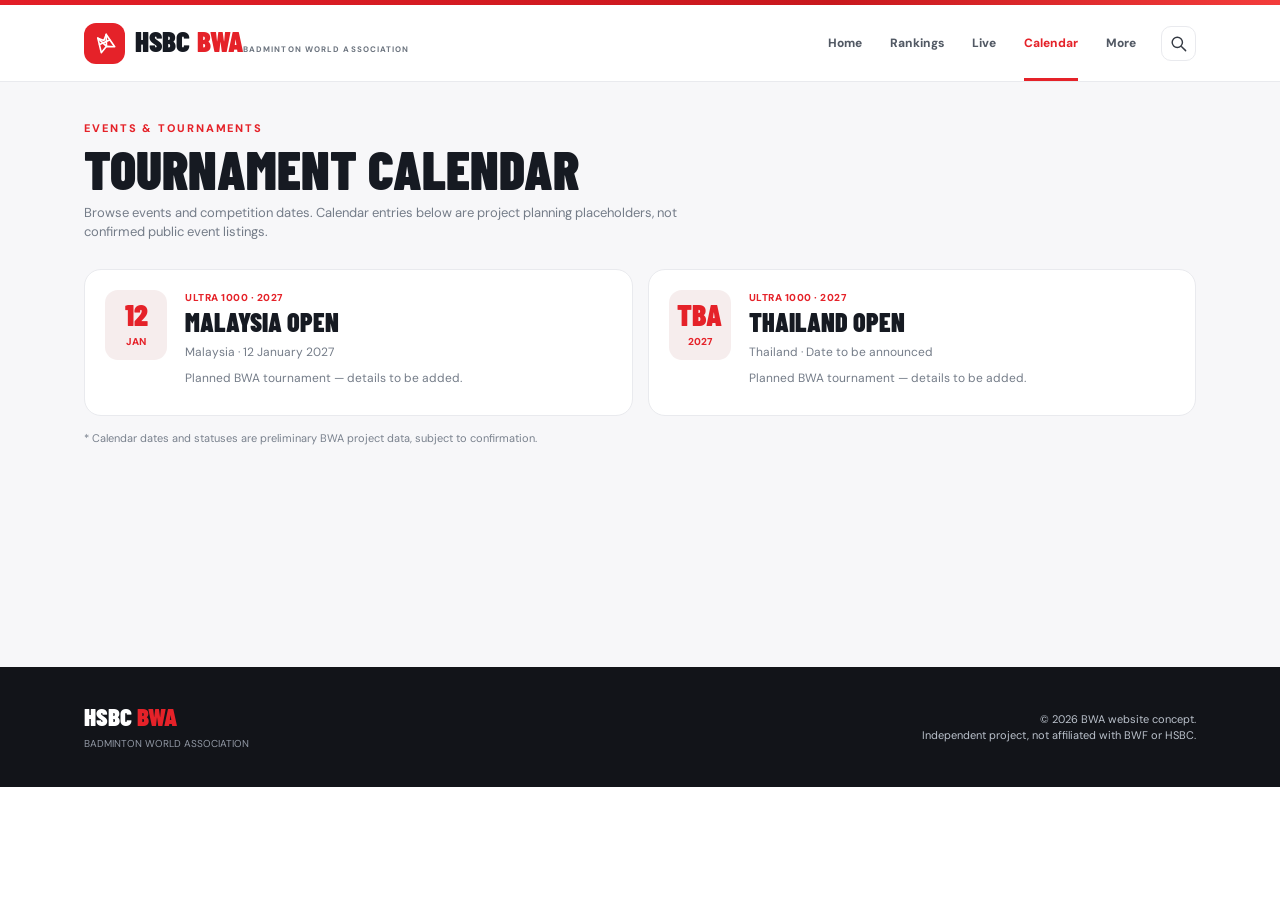
<file: calendar.html>
<!doctype html><html lang="en"><head><meta charset="utf-8"><meta name="viewport" content="width=device-width,initial-scale=1"><meta name="theme-color" content="#171719"><meta name="description" content="HSBC BWA - Badminton World Association fan project concept website"><title>Calendar | HSBC BWA</title><link rel="stylesheet" href="styles.css"></head><body><div class="mini-top"></div><header class="header"><div class="wrap header-row"><a class="brand" href="index.html" aria-label="HSBC BWA Home"><span class="logo"><svg width="22" height="22" viewBox="0 0 24 24" fill="none" stroke="currentColor" stroke-width="1.8" stroke-linecap="round" stroke-linejoin="round" aria-hidden="true"><path d="M7 4 4 20l8-4 8 4-3-16-5 5z"/><path d="m7 4 5 12 5-12M6 11h12"/></svg></span><span><span class="brand-title">HSBC <span>BWA</span></span><span class="brand-sub">BADMINTON WORLD ASSOCIATION</span></span></a><nav class="desktop-nav" aria-label="Main navigation"><a href="index.html" class="desktop-link ">Home</a><a href="rankings.html" class="desktop-link ">Rankings</a><a href="live.html" class="desktop-link ">Live</a><a href="calendar.html" class="desktop-link active">Calendar</a><a href="more.html" class="desktop-link ">More</a></nav><button class="header-action" type="button" aria-label="Search site" id="searchOpen"><svg width="19" height="19" viewBox="0 0 24 24" fill="none" stroke="currentColor" stroke-width="1.8" stroke-linecap="round" stroke-linejoin="round" aria-hidden="true"><circle cx="10.5" cy="10.5" r="6.5"/><path d="m16 16 5 5"/></svg></button></div></header><main><section class="inner-main"><div class="wrap"><div class="inner-heading"><div class="eyebrow">Events & tournaments</div><h1>Tournament Calendar</h1><p>Browse events and competition dates. Calendar entries below are project planning placeholders, not confirmed public event listings.</p></div><div class="events"><article class="event"><div class="date-chip">12<small>JAN</small></div><div><div class="tag">Ultra 1000 · 2027</div><h3>Malaysia Open</h3><p>Malaysia · 12 January 2027</p><p>Planned BWA tournament — details to be added.</p></div></article><article class="event"><div class="date-chip">TBA<small>2027</small></div><div><div class="tag">Ultra 1000 · 2027</div><h3>Thailand Open</h3><p>Thailand · Date to be announced</p><p>Planned BWA tournament — details to be added.</p></div></article></div><p class="note">* Calendar dates and statuses are preliminary BWA project data, subject to confirmation.</p></div></section></main><footer class="site-footer"><div class="wrap footer-inner"><div><strong>HSBC <span>BWA</span></strong><br><small>BADMINTON WORLD ASSOCIATION</small></div><div class="footer-copy">© 2026 BWA website concept.<br>Independent project, not affiliated with BWF or HSBC.</div></div></footer><nav class="mobile-bottom" aria-label="Bottom navigation"><div class="bottom-row"><a href="index.html" class="bottom-link  " aria-label="Home"><span class="nav-icon"><svg width="23" height="23" viewBox="0 0 24 24" fill="none" stroke="currentColor" stroke-width="1.8" stroke-linecap="round" stroke-linejoin="round" aria-hidden="true"><path d="m3 10 9-7 9 7v10a1 1 0 0 1-1 1h-5v-7H9v7H4a1 1 0 0 1-1-1z"/></svg></span><span class="nav-text">Home</span></a><a href="rankings.html" class="bottom-link  " aria-label="Rankings"><span class="nav-icon"><svg width="23" height="23" viewBox="0 0 24 24" fill="none" stroke="currentColor" stroke-width="1.8" stroke-linecap="round" stroke-linejoin="round" aria-hidden="true"><circle cx="12" cy="8" r="5"/><path d="m8.2 12.5-2 9 5.8-3.3 5.8 3.3-2-9"/></svg></span><span class="nav-text">Rankings</span></a><a href="live.html" class="bottom-link  center-link" aria-label="Live"><span class="nav-icon"><svg width="26" height="26" viewBox="0 0 24 24" fill="none" stroke="currentColor" stroke-width="1.8" stroke-linecap="round" stroke-linejoin="round" aria-hidden="true"><path d="M7 4 4 20l8-4 8 4-3-16-5 5z"/><path d="m7 4 5 12 5-12M6 11h12"/></svg></span><span class="nav-text">Live</span></a><a href="calendar.html" class="bottom-link active " aria-label="Calendar"><span class="nav-icon"><svg width="23" height="23" viewBox="0 0 24 24" fill="none" stroke="currentColor" stroke-width="1.8" stroke-linecap="round" stroke-linejoin="round" aria-hidden="true"><rect x="3" y="5" width="18" height="16" rx="2"/><path d="M7 3v4m10-4v4M3 10h18"/></svg></span><span class="nav-text">Calendar</span></a><a href="more.html" class="bottom-link  " aria-label="More"><span class="nav-icon"><svg width="23" height="23" viewBox="0 0 24 24" fill="none" stroke="currentColor" stroke-width="1.8" stroke-linecap="round" stroke-linejoin="round" aria-hidden="true"><circle cx="12" cy="5" r="1"/><circle cx="12" cy="12" r="1"/><circle cx="12" cy="19" r="1"/></svg></span><span class="nav-text">More</span></a></div></nav><div class="search-dialog" id="searchDialog" role="dialog" aria-modal="true" aria-label="Search BWA"><div class="search-box"><div class="search-box-head"><h2>Search BWA</h2><button class="header-action" type="button" aria-label="Close search" id="searchClose"><svg width="18" height="18" viewBox="0 0 24 24" fill="none" stroke="currentColor" stroke-width="1.8" stroke-linecap="round" stroke-linejoin="round" aria-hidden="true"><path d="M5 5 19 19M19 5 5 19"/></svg></button></div><input id="siteSearch" type="search" placeholder="Search news, ranking, live..." autocomplete="off"><div class="search-results" id="searchResults"><small>Search pages on this website.</small></div></div></div><script src="app.js"></script></body></html>
</file>
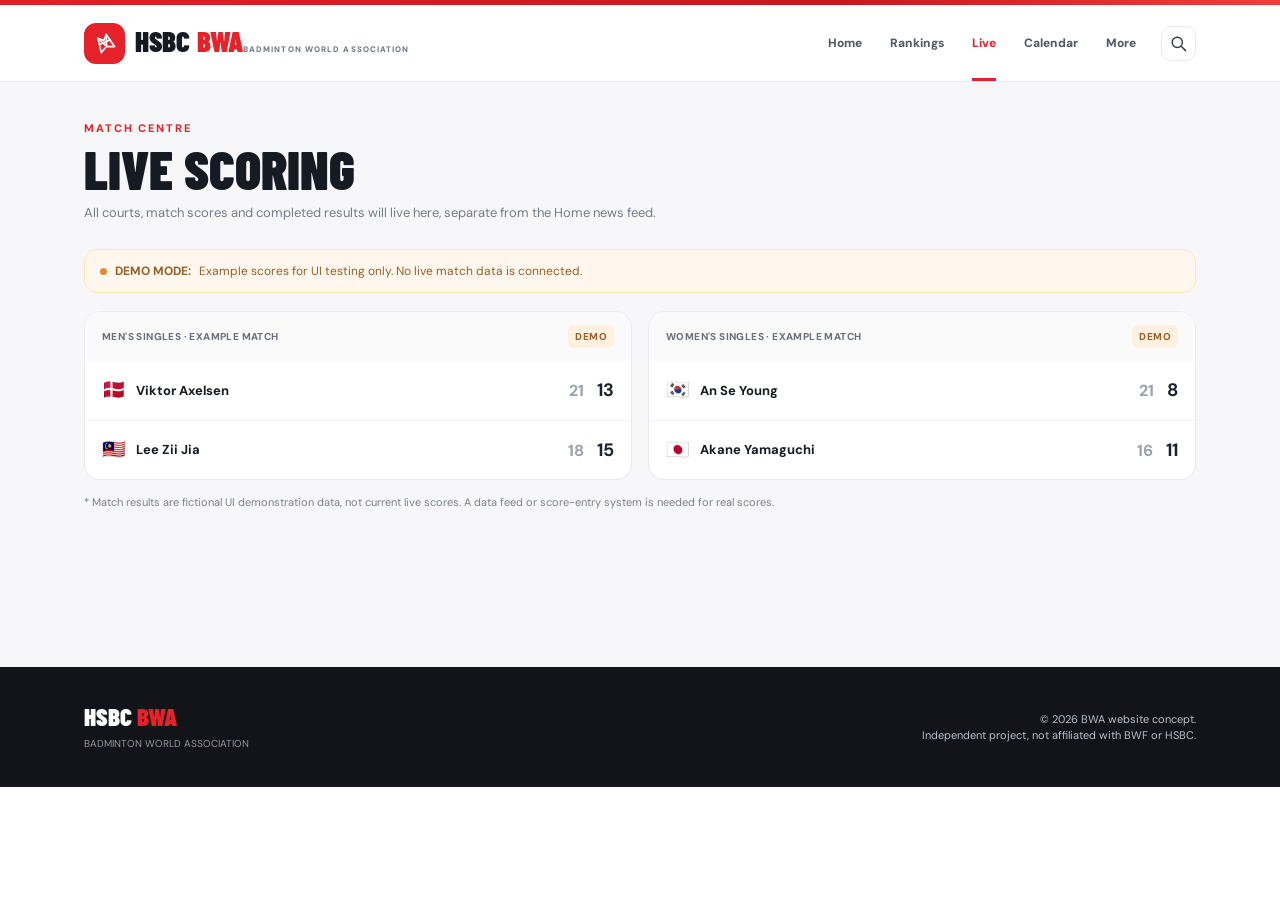
<file: live.html>
<!doctype html><html lang="en"><head><meta charset="utf-8"><meta name="viewport" content="width=device-width,initial-scale=1"><meta name="theme-color" content="#171719"><meta name="description" content="HSBC BWA - Badminton World Association fan project concept website"><title>Live Scoring | HSBC BWA</title><link rel="stylesheet" href="styles.css"></head><body><div class="mini-top"></div><header class="header"><div class="wrap header-row"><a class="brand" href="index.html" aria-label="HSBC BWA Home"><span class="logo"><svg width="22" height="22" viewBox="0 0 24 24" fill="none" stroke="currentColor" stroke-width="1.8" stroke-linecap="round" stroke-linejoin="round" aria-hidden="true"><path d="M7 4 4 20l8-4 8 4-3-16-5 5z"/><path d="m7 4 5 12 5-12M6 11h12"/></svg></span><span><span class="brand-title">HSBC <span>BWA</span></span><span class="brand-sub">BADMINTON WORLD ASSOCIATION</span></span></a><nav class="desktop-nav" aria-label="Main navigation"><a href="index.html" class="desktop-link ">Home</a><a href="rankings.html" class="desktop-link ">Rankings</a><a href="live.html" class="desktop-link active">Live</a><a href="calendar.html" class="desktop-link ">Calendar</a><a href="more.html" class="desktop-link ">More</a></nav><button class="header-action" type="button" aria-label="Search site" id="searchOpen"><svg width="19" height="19" viewBox="0 0 24 24" fill="none" stroke="currentColor" stroke-width="1.8" stroke-linecap="round" stroke-linejoin="round" aria-hidden="true"><circle cx="10.5" cy="10.5" r="6.5"/><path d="m16 16 5 5"/></svg></button></div></header><main><section class="inner-main"><div class="wrap"><div class="inner-heading"><div class="eyebrow">Match Centre</div><h1>Live Scoring</h1><p>All courts, match scores and completed results will live here, separate from the Home news feed.</p></div><div class="live-status"><span></span><strong>DEMO MODE:</strong> Example scores for UI testing only. No live match data is connected.</div><div class="score-grid"><article class="score-card"><div class="score-head">Men's Singles · Example match <span class="badge">Demo</span></div><div class="player"><span class="flag">🇩🇰</span><strong>Viktor Axelsen</strong><div class="games">21 <strong>13</strong></div></div><div class="player"><span class="flag">🇲🇾</span><strong>Lee Zii Jia</strong><div class="games">18 <strong>15</strong></div></div></article><article class="score-card"><div class="score-head">Women's Singles · Example match <span class="badge">Demo</span></div><div class="player"><span class="flag">🇰🇷</span><strong>An Se Young</strong><div class="games">21 <strong>8</strong></div></div><div class="player"><span class="flag">🇯🇵</span><strong>Akane Yamaguchi</strong><div class="games">16 <strong>11</strong></div></div></article></div><p class="note">* Match results are fictional UI demonstration data, not current live scores. A data feed or score-entry system is needed for real scores.</p></div></section></main><footer class="site-footer"><div class="wrap footer-inner"><div><strong>HSBC <span>BWA</span></strong><br><small>BADMINTON WORLD ASSOCIATION</small></div><div class="footer-copy">© 2026 BWA website concept.<br>Independent project, not affiliated with BWF or HSBC.</div></div></footer><nav class="mobile-bottom" aria-label="Bottom navigation"><div class="bottom-row"><a href="index.html" class="bottom-link  " aria-label="Home"><span class="nav-icon"><svg width="23" height="23" viewBox="0 0 24 24" fill="none" stroke="currentColor" stroke-width="1.8" stroke-linecap="round" stroke-linejoin="round" aria-hidden="true"><path d="m3 10 9-7 9 7v10a1 1 0 0 1-1 1h-5v-7H9v7H4a1 1 0 0 1-1-1z"/></svg></span><span class="nav-text">Home</span></a><a href="rankings.html" class="bottom-link  " aria-label="Rankings"><span class="nav-icon"><svg width="23" height="23" viewBox="0 0 24 24" fill="none" stroke="currentColor" stroke-width="1.8" stroke-linecap="round" stroke-linejoin="round" aria-hidden="true"><circle cx="12" cy="8" r="5"/><path d="m8.2 12.5-2 9 5.8-3.3 5.8 3.3-2-9"/></svg></span><span class="nav-text">Rankings</span></a><a href="live.html" class="bottom-link active center-link" aria-label="Live"><span class="nav-icon"><svg width="26" height="26" viewBox="0 0 24 24" fill="none" stroke="currentColor" stroke-width="1.8" stroke-linecap="round" stroke-linejoin="round" aria-hidden="true"><path d="M7 4 4 20l8-4 8 4-3-16-5 5z"/><path d="m7 4 5 12 5-12M6 11h12"/></svg></span><span class="nav-text">Live</span></a><a href="calendar.html" class="bottom-link  " aria-label="Calendar"><span class="nav-icon"><svg width="23" height="23" viewBox="0 0 24 24" fill="none" stroke="currentColor" stroke-width="1.8" stroke-linecap="round" stroke-linejoin="round" aria-hidden="true"><rect x="3" y="5" width="18" height="16" rx="2"/><path d="M7 3v4m10-4v4M3 10h18"/></svg></span><span class="nav-text">Calendar</span></a><a href="more.html" class="bottom-link  " aria-label="More"><span class="nav-icon"><svg width="23" height="23" viewBox="0 0 24 24" fill="none" stroke="currentColor" stroke-width="1.8" stroke-linecap="round" stroke-linejoin="round" aria-hidden="true"><circle cx="12" cy="5" r="1"/><circle cx="12" cy="12" r="1"/><circle cx="12" cy="19" r="1"/></svg></span><span class="nav-text">More</span></a></div></nav><div class="search-dialog" id="searchDialog" role="dialog" aria-modal="true" aria-label="Search BWA"><div class="search-box"><div class="search-box-head"><h2>Search BWA</h2><button class="header-action" type="button" aria-label="Close search" id="searchClose"><svg width="18" height="18" viewBox="0 0 24 24" fill="none" stroke="currentColor" stroke-width="1.8" stroke-linecap="round" stroke-linejoin="round" aria-hidden="true"><path d="M5 5 19 19M19 5 5 19"/></svg></button></div><input id="siteSearch" type="search" placeholder="Search news, ranking, live..." autocomplete="off"><div class="search-results" id="searchResults"><small>Search pages on this website.</small></div></div></div><script src="app.js"></script></body></html>
</file>
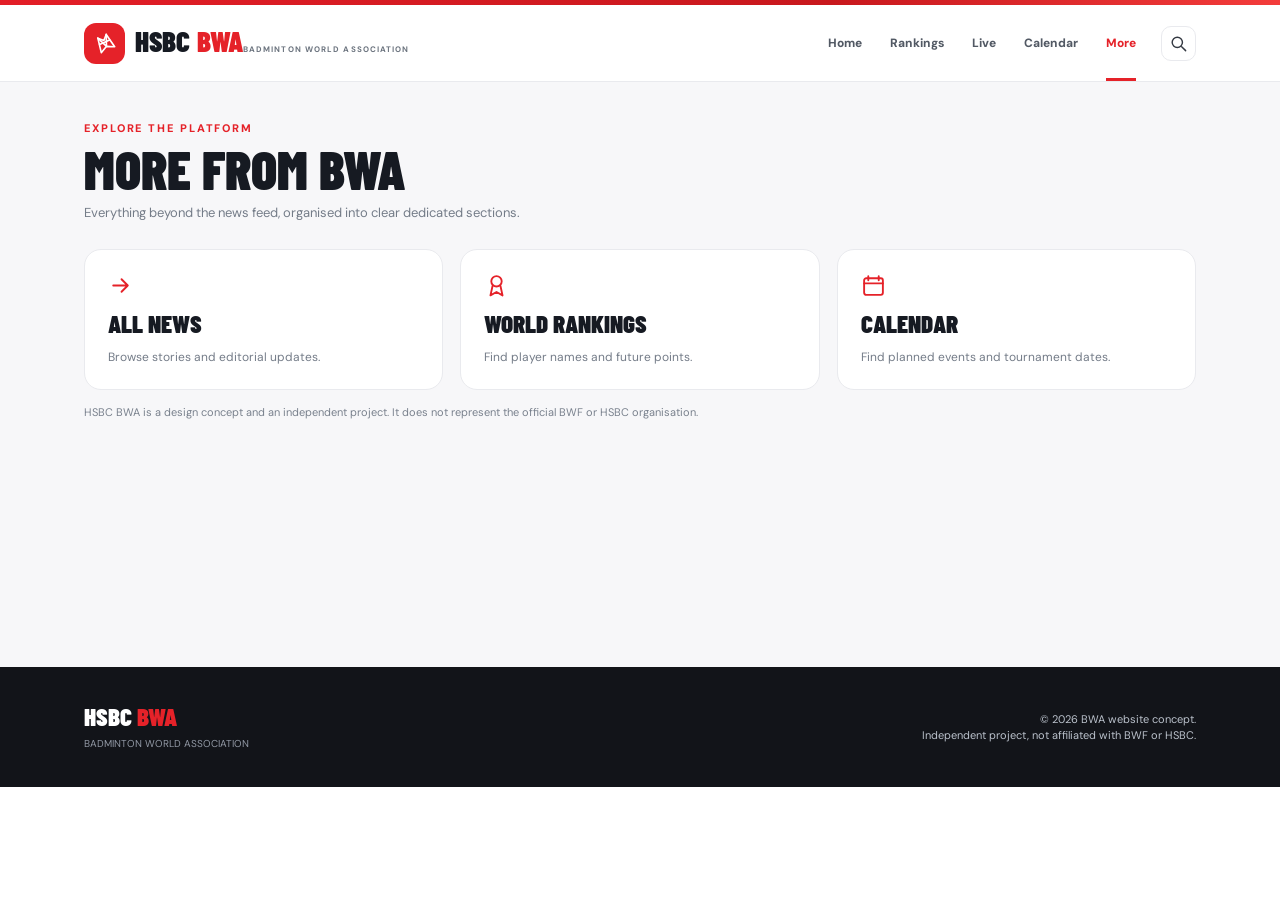
<file: more.html>
<!doctype html><html lang="en"><head><meta charset="utf-8"><meta name="viewport" content="width=device-width,initial-scale=1"><meta name="theme-color" content="#171719"><meta name="description" content="HSBC BWA - Badminton World Association fan project concept website"><title>More | HSBC BWA</title><link rel="stylesheet" href="styles.css"></head><body><div class="mini-top"></div><header class="header"><div class="wrap header-row"><a class="brand" href="index.html" aria-label="HSBC BWA Home"><span class="logo"><svg width="22" height="22" viewBox="0 0 24 24" fill="none" stroke="currentColor" stroke-width="1.8" stroke-linecap="round" stroke-linejoin="round" aria-hidden="true"><path d="M7 4 4 20l8-4 8 4-3-16-5 5z"/><path d="m7 4 5 12 5-12M6 11h12"/></svg></span><span><span class="brand-title">HSBC <span>BWA</span></span><span class="brand-sub">BADMINTON WORLD ASSOCIATION</span></span></a><nav class="desktop-nav" aria-label="Main navigation"><a href="index.html" class="desktop-link ">Home</a><a href="rankings.html" class="desktop-link ">Rankings</a><a href="live.html" class="desktop-link ">Live</a><a href="calendar.html" class="desktop-link ">Calendar</a><a href="more.html" class="desktop-link active">More</a></nav><button class="header-action" type="button" aria-label="Search site" id="searchOpen"><svg width="19" height="19" viewBox="0 0 24 24" fill="none" stroke="currentColor" stroke-width="1.8" stroke-linecap="round" stroke-linejoin="round" aria-hidden="true"><circle cx="10.5" cy="10.5" r="6.5"/><path d="m16 16 5 5"/></svg></button></div></header><main><section class="inner-main"><div class="wrap"><div class="inner-heading"><div class="eyebrow">Explore the platform</div><h1>More from BWA</h1><p>Everything beyond the news feed, organised into clear dedicated sections.</p></div><div class="more-cards"><a class="more-card" href="news.html"><svg width="25" height="25" viewBox="0 0 24 24" fill="none" stroke="currentColor" stroke-width="1.8" stroke-linecap="round" stroke-linejoin="round" aria-hidden="true"><path d="M5 12h14m-6-6 6 6-6 6"/></svg><strong>All News</strong><small>Browse stories and editorial updates.</small></a><a class="more-card" href="rankings.html"><svg width="25" height="25" viewBox="0 0 24 24" fill="none" stroke="currentColor" stroke-width="1.8" stroke-linecap="round" stroke-linejoin="round" aria-hidden="true"><circle cx="12" cy="8" r="5"/><path d="m8.2 12.5-2 9 5.8-3.3 5.8 3.3-2-9"/></svg><strong>World Rankings</strong><small>Find player names and future points.</small></a><a class="more-card" href="calendar.html"><svg width="25" height="25" viewBox="0 0 24 24" fill="none" stroke="currentColor" stroke-width="1.8" stroke-linecap="round" stroke-linejoin="round" aria-hidden="true"><rect x="3" y="5" width="18" height="16" rx="2"/><path d="M7 3v4m10-4v4M3 10h18"/></svg><strong>Calendar</strong><small>Find planned events and tournament dates.</small></a></div><p class="note">HSBC BWA is a design concept and an independent project. It does not represent the official BWF or HSBC organisation.</p></div></section></main><footer class="site-footer"><div class="wrap footer-inner"><div><strong>HSBC <span>BWA</span></strong><br><small>BADMINTON WORLD ASSOCIATION</small></div><div class="footer-copy">© 2026 BWA website concept.<br>Independent project, not affiliated with BWF or HSBC.</div></div></footer><nav class="mobile-bottom" aria-label="Bottom navigation"><div class="bottom-row"><a href="index.html" class="bottom-link  " aria-label="Home"><span class="nav-icon"><svg width="23" height="23" viewBox="0 0 24 24" fill="none" stroke="currentColor" stroke-width="1.8" stroke-linecap="round" stroke-linejoin="round" aria-hidden="true"><path d="m3 10 9-7 9 7v10a1 1 0 0 1-1 1h-5v-7H9v7H4a1 1 0 0 1-1-1z"/></svg></span><span class="nav-text">Home</span></a><a href="rankings.html" class="bottom-link  " aria-label="Rankings"><span class="nav-icon"><svg width="23" height="23" viewBox="0 0 24 24" fill="none" stroke="currentColor" stroke-width="1.8" stroke-linecap="round" stroke-linejoin="round" aria-hidden="true"><circle cx="12" cy="8" r="5"/><path d="m8.2 12.5-2 9 5.8-3.3 5.8 3.3-2-9"/></svg></span><span class="nav-text">Rankings</span></a><a href="live.html" class="bottom-link  center-link" aria-label="Live"><span class="nav-icon"><svg width="26" height="26" viewBox="0 0 24 24" fill="none" stroke="currentColor" stroke-width="1.8" stroke-linecap="round" stroke-linejoin="round" aria-hidden="true"><path d="M7 4 4 20l8-4 8 4-3-16-5 5z"/><path d="m7 4 5 12 5-12M6 11h12"/></svg></span><span class="nav-text">Live</span></a><a href="calendar.html" class="bottom-link  " aria-label="Calendar"><span class="nav-icon"><svg width="23" height="23" viewBox="0 0 24 24" fill="none" stroke="currentColor" stroke-width="1.8" stroke-linecap="round" stroke-linejoin="round" aria-hidden="true"><rect x="3" y="5" width="18" height="16" rx="2"/><path d="M7 3v4m10-4v4M3 10h18"/></svg></span><span class="nav-text">Calendar</span></a><a href="more.html" class="bottom-link active " aria-label="More"><span class="nav-icon"><svg width="23" height="23" viewBox="0 0 24 24" fill="none" stroke="currentColor" stroke-width="1.8" stroke-linecap="round" stroke-linejoin="round" aria-hidden="true"><circle cx="12" cy="5" r="1"/><circle cx="12" cy="12" r="1"/><circle cx="12" cy="19" r="1"/></svg></span><span class="nav-text">More</span></a></div></nav><div class="search-dialog" id="searchDialog" role="dialog" aria-modal="true" aria-label="Search BWA"><div class="search-box"><div class="search-box-head"><h2>Search BWA</h2><button class="header-action" type="button" aria-label="Close search" id="searchClose"><svg width="18" height="18" viewBox="0 0 24 24" fill="none" stroke="currentColor" stroke-width="1.8" stroke-linecap="round" stroke-linejoin="round" aria-hidden="true"><path d="M5 5 19 19M19 5 5 19"/></svg></button></div><input id="siteSearch" type="search" placeholder="Search news, ranking, live..." autocomplete="off"><div class="search-results" id="searchResults"><small>Search pages on this website.</small></div></div></div><script src="app.js"></script></body></html>
</file>
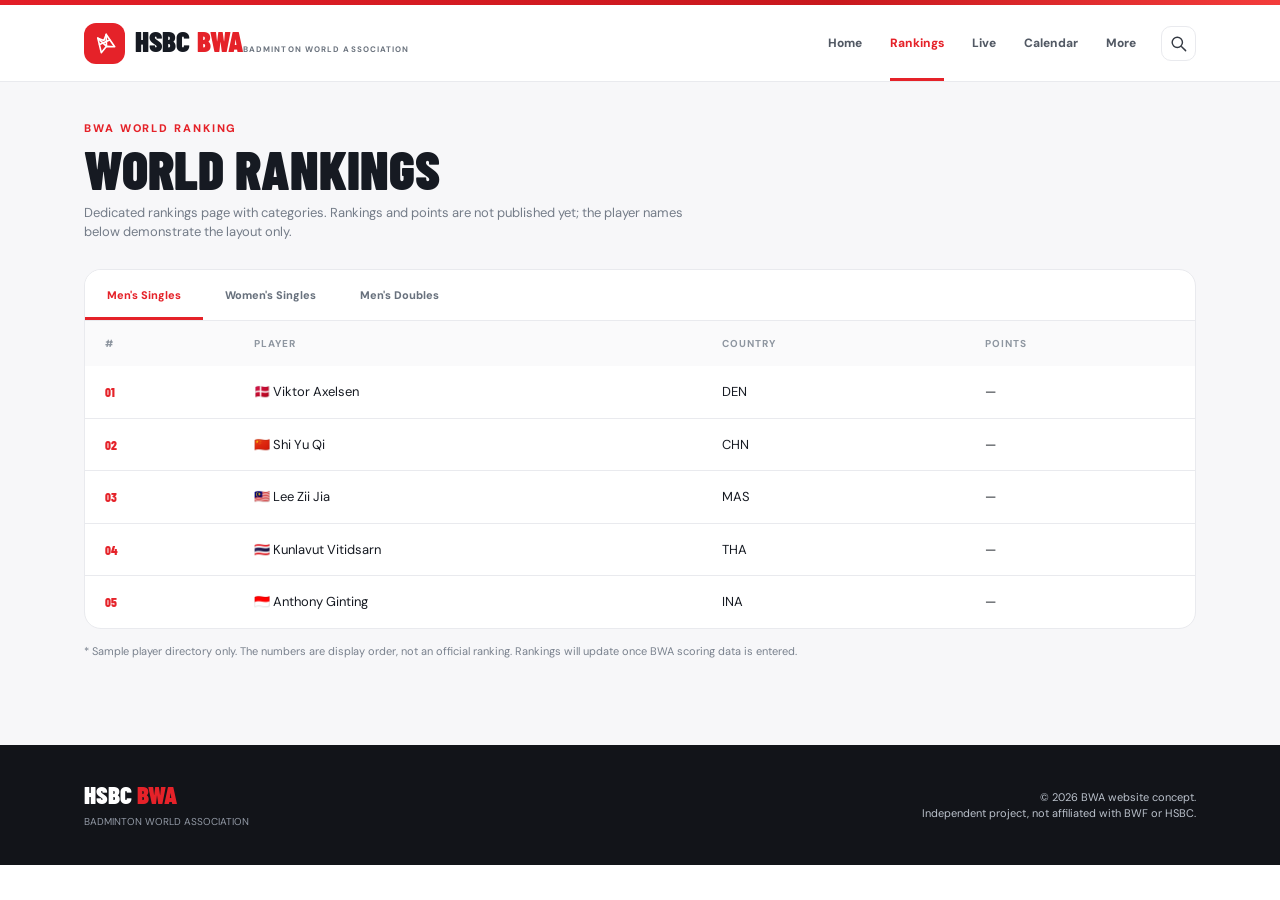
<file: rankings.html>
<!doctype html><html lang="en"><head><meta charset="utf-8"><meta name="viewport" content="width=device-width,initial-scale=1"><meta name="theme-color" content="#171719"><meta name="description" content="HSBC BWA - Badminton World Association fan project concept website"><title>Rankings | HSBC BWA</title><link rel="stylesheet" href="styles.css"></head><body><div class="mini-top"></div><header class="header"><div class="wrap header-row"><a class="brand" href="index.html" aria-label="HSBC BWA Home"><span class="logo"><svg width="22" height="22" viewBox="0 0 24 24" fill="none" stroke="currentColor" stroke-width="1.8" stroke-linecap="round" stroke-linejoin="round" aria-hidden="true"><path d="M7 4 4 20l8-4 8 4-3-16-5 5z"/><path d="m7 4 5 12 5-12M6 11h12"/></svg></span><span><span class="brand-title">HSBC <span>BWA</span></span><span class="brand-sub">BADMINTON WORLD ASSOCIATION</span></span></a><nav class="desktop-nav" aria-label="Main navigation"><a href="index.html" class="desktop-link ">Home</a><a href="rankings.html" class="desktop-link active">Rankings</a><a href="live.html" class="desktop-link ">Live</a><a href="calendar.html" class="desktop-link ">Calendar</a><a href="more.html" class="desktop-link ">More</a></nav><button class="header-action" type="button" aria-label="Search site" id="searchOpen"><svg width="19" height="19" viewBox="0 0 24 24" fill="none" stroke="currentColor" stroke-width="1.8" stroke-linecap="round" stroke-linejoin="round" aria-hidden="true"><circle cx="10.5" cy="10.5" r="6.5"/><path d="m16 16 5 5"/></svg></button></div></header><main><section class="inner-main"><div class="wrap"><div class="inner-heading"><div class="eyebrow">BWA World Ranking</div><h1>World Rankings</h1><p>Dedicated rankings page with categories. Rankings and points are not published yet; the player names below demonstrate the layout only.</p></div><div class="panel"><div class="tab-row" role="tablist" aria-label="Ranking category"><button type="button" class="tab-btn active" data-rank="MS">Men's Singles</button><button type="button" class="tab-btn" data-rank="WS">Women's Singles</button><button type="button" class="tab-btn" data-rank="MD">Men's Doubles</button></div><table class="rank-table"><thead><tr><th>#</th><th>Player</th><th>Country</th><th>Points</th></tr></thead><tbody id="rankBody"></tbody></table></div><p class="note">* Sample player directory only. The numbers are display order, not an official ranking. Rankings will update once BWA scoring data is entered.</p></div></section></main><footer class="site-footer"><div class="wrap footer-inner"><div><strong>HSBC <span>BWA</span></strong><br><small>BADMINTON WORLD ASSOCIATION</small></div><div class="footer-copy">© 2026 BWA website concept.<br>Independent project, not affiliated with BWF or HSBC.</div></div></footer><nav class="mobile-bottom" aria-label="Bottom navigation"><div class="bottom-row"><a href="index.html" class="bottom-link  " aria-label="Home"><span class="nav-icon"><svg width="23" height="23" viewBox="0 0 24 24" fill="none" stroke="currentColor" stroke-width="1.8" stroke-linecap="round" stroke-linejoin="round" aria-hidden="true"><path d="m3 10 9-7 9 7v10a1 1 0 0 1-1 1h-5v-7H9v7H4a1 1 0 0 1-1-1z"/></svg></span><span class="nav-text">Home</span></a><a href="rankings.html" class="bottom-link active " aria-label="Rankings"><span class="nav-icon"><svg width="23" height="23" viewBox="0 0 24 24" fill="none" stroke="currentColor" stroke-width="1.8" stroke-linecap="round" stroke-linejoin="round" aria-hidden="true"><circle cx="12" cy="8" r="5"/><path d="m8.2 12.5-2 9 5.8-3.3 5.8 3.3-2-9"/></svg></span><span class="nav-text">Rankings</span></a><a href="live.html" class="bottom-link  center-link" aria-label="Live"><span class="nav-icon"><svg width="26" height="26" viewBox="0 0 24 24" fill="none" stroke="currentColor" stroke-width="1.8" stroke-linecap="round" stroke-linejoin="round" aria-hidden="true"><path d="M7 4 4 20l8-4 8 4-3-16-5 5z"/><path d="m7 4 5 12 5-12M6 11h12"/></svg></span><span class="nav-text">Live</span></a><a href="calendar.html" class="bottom-link  " aria-label="Calendar"><span class="nav-icon"><svg width="23" height="23" viewBox="0 0 24 24" fill="none" stroke="currentColor" stroke-width="1.8" stroke-linecap="round" stroke-linejoin="round" aria-hidden="true"><rect x="3" y="5" width="18" height="16" rx="2"/><path d="M7 3v4m10-4v4M3 10h18"/></svg></span><span class="nav-text">Calendar</span></a><a href="more.html" class="bottom-link  " aria-label="More"><span class="nav-icon"><svg width="23" height="23" viewBox="0 0 24 24" fill="none" stroke="currentColor" stroke-width="1.8" stroke-linecap="round" stroke-linejoin="round" aria-hidden="true"><circle cx="12" cy="5" r="1"/><circle cx="12" cy="12" r="1"/><circle cx="12" cy="19" r="1"/></svg></span><span class="nav-text">More</span></a></div></nav><div class="search-dialog" id="searchDialog" role="dialog" aria-modal="true" aria-label="Search BWA"><div class="search-box"><div class="search-box-head"><h2>Search BWA</h2><button class="header-action" type="button" aria-label="Close search" id="searchClose"><svg width="18" height="18" viewBox="0 0 24 24" fill="none" stroke="currentColor" stroke-width="1.8" stroke-linecap="round" stroke-linejoin="round" aria-hidden="true"><path d="M5 5 19 19M19 5 5 19"/></svg></button></div><input id="siteSearch" type="search" placeholder="Search news, ranking, live..." autocomplete="off"><div class="search-results" id="searchResults"><small>Search pages on this website.</small></div></div></div><script src="app.js"></script></body></html>
</file>
<file: styles.css>
@import url('https://fonts.googleapis.com/css2?family=Barlow+Condensed:wght@500;600;700;800;900&family=DM+Sans:wght@400;500;600;700;800&display=swap');
:root{--red:#e52229;--ink:#161a22;--sub:#747c88;--line:#e9eaee;--soft:#f7f7f9;--dark:#141518;--radius:16px}
*{box-sizing:border-box}html{scroll-behavior:smooth}body{margin:0;font:14px/1.5 'DM Sans',Arial,sans-serif;color:var(--ink);background:#fff}a{color:inherit;text-decoration:none}button,input{font:inherit}button{cursor:pointer}img{display:block;max-width:100%}.wrap{max-width:1160px;padding:0 24px;margin:auto}.mini-top{height:5px;background:linear-gradient(90deg,#e31e27,#c8181d 65%,#f33c3b)}
.header{background:#fff;border-bottom:1px solid var(--line);position:sticky;top:0;z-index:60}.header-row{height:76px;display:flex;align-items:center;gap:25px}.brand{display:flex;align-items:center;gap:10px;flex:none}.logo{width:41px;height:41px;background:var(--red);border-radius:12px;display:grid;place-items:center;color:white}.logo svg{transform:rotate(-24deg)}.brand-title{font:900 29px/.83 'Barlow Condensed',sans-serif;letter-spacing:.1px;white-space:nowrap}.brand-title span{color:var(--red)}.brand-sub{font:700 8px/1.2 'DM Sans',sans-serif;letter-spacing:1.1px;margin-top:6px;color:#6b737e}.desktop-nav{display:flex;align-items:center;gap:28px;margin-left:auto;height:100%}.desktop-link{display:flex;align-items:center;height:100%;font-size:12px;font-weight:800;color:#525964;border-bottom:3px solid transparent;padding-top:3px}.desktop-link.active,.desktop-link:hover{color:var(--red);border-bottom-color:var(--red)}.header-action{border:1px solid var(--line);background:#fff;width:35px;height:35px;border-radius:10px;display:grid;place-items:center;color:#343942}.mobile-bottom{display:none}
.eyebrow{font-size:11px;font-weight:800;text-transform:uppercase;letter-spacing:1.9px;color:var(--red)}.label-row{display:flex;justify-content:space-between;align-items:end;gap:20px;margin:0 0 22px}.section-title{font:900 35px/.99 'Barlow Condensed',sans-serif;margin:6px 0 0;text-transform:uppercase}.section-title span{color:var(--red)}.text-link{font-size:11px;letter-spacing:.4px;font-weight:800;text-transform:uppercase;display:inline-flex;align-items:center;gap:6px;color:var(--red)}.text-link:hover{text-decoration:underline}.intro{padding:34px 0 16px}.intro-grid{display:flex;justify-content:space-between;align-items:center;gap:20px}.intro h1{font:900 50px/.97 'Barlow Condensed',sans-serif;text-transform:uppercase;letter-spacing:-.3px;margin:7px 0 12px}.intro p{color:var(--sub);margin:0;font-size:13px;max-width:560px}.edition{background:#f8e9ea;border:1px solid #f4d7d9;color:#b92027;align-self:flex-end;border-radius:99px;padding:8px 13px;font-weight:800;font-size:10px;letter-spacing:.5px;white-space:nowrap}
.home-hero{padding:20px 0 6px}.hero-grid{display:grid;grid-template-columns:1.65fr 1fr;gap:15px}.main-story{min-height:445px;border-radius:18px;overflow:hidden;position:relative;background:#0e1117;color:white;display:flex;align-items:flex-end}.main-story img,.side-story img{position:absolute;width:100%;height:100%;object-fit:cover;inset:0;transition:transform .5s}.main-story:hover img,.side-story:hover img{transform:scale(1.04)}.main-story:after,.side-story:after{content:'';position:absolute;inset:0;background:linear-gradient(0deg,rgba(0,0,0,.94),rgba(0,0,0,.15) 75%)}.hero-copy{position:relative;z-index:2;padding:32px;width:100%}.pill{display:inline-block;background:var(--red);border-radius:5px;font-weight:800;font-size:10px;letter-spacing:.6px;padding:5px 9px;color:#fff;text-transform:uppercase}.main-story h2{font:900 45px/.94 'Barlow Condensed';margin:15px 0 11px;text-transform:uppercase;max-width:590px}.story-meta{font-size:10px;font-weight:700;color:#bac0c8;text-transform:uppercase;letter-spacing:.4px}.hero-sub{display:grid;gap:15px;grid-template-rows:1fr 1fr}.side-story{min-height:215px;position:relative;background:#242831;overflow:hidden;border-radius:18px;display:flex;align-items:flex-end;color:#fff}.side-story .hero-copy{padding:22px}.side-story h3{font:900 26px/.97 'Barlow Condensed';text-transform:uppercase;margin:11px 0 9px}
.content-section{padding:52px 0 58px}.content-section.gray{background:var(--soft)}.news-grid{display:grid;grid-template-columns:repeat(3,1fr);gap:18px}.news-card{background:#fff;border:1px solid var(--line);border-radius:16px;overflow:hidden;display:flex;flex-direction:column;transition:transform .2s,box-shadow .2s}.news-card:hover{transform:translateY(-3px);box-shadow:0 12px 30px #11111113}.news-card img{width:100%;height:185px;object-fit:cover;background:#e4e6e9}.news-content{padding:17px 18px 20px}.news-tag{color:var(--red);font-size:10px;letter-spacing:.7px;font-weight:800;text-transform:uppercase}.news-card h3{font:800 24px/1.04 'Barlow Condensed';text-transform:uppercase;margin:9px 0 12px}.news-card p{color:var(--sub);font-size:12px;line-height:1.7;margin:0 0 15px}.news-date{font-size:10px;color:#8b9098;font-weight:700;letter-spacing:.3px}.updates{display:grid;grid-template-columns:1.4fr 1fr;gap:40px}.updates-list{border-top:1px solid var(--line)}.update-row{display:flex;justify-content:space-between;align-items:center;gap:16px;border-bottom:1px solid var(--line);padding:17px 0}.update-row strong{font-size:14px;line-height:1.4}.update-row small{display:block;font-size:10px;font-weight:800;color:var(--red);text-transform:uppercase;letter-spacing:.5px;margin-bottom:6px}.update-row svg{color:#8a929f;flex:none}.about-panel{background:#17191e;border-radius:18px;padding:26px 28px;color:#fff;position:relative;overflow:hidden}.about-panel:after{content:'BWA';font:900 140px 'Barlow Condensed';position:absolute;right:-30px;bottom:-40px;color:#ffffff08;pointer-events:none}.about-panel h3{font:900 32px/.95 'Barlow Condensed';margin:12px 0;text-transform:uppercase}.about-panel p{position:relative;color:#b9bec8;font-size:12px;line-height:1.8}.about-panel a{position:relative;display:inline-flex;margin-top:10px;background:var(--red);font-size:11px;font-weight:800;padding:12px 15px;border-radius:10px}
.inner-main{padding:38px 0 85px;min-height:65vh;background:var(--soft)}.inner-heading{margin-bottom:27px}.inner-heading h1{font:900 54px/.95 'Barlow Condensed';margin:6px 0 9px;text-transform:uppercase}.inner-heading p{margin:0;color:var(--sub);font-size:13px;max-width:620px}.panel{background:white;border:1px solid var(--line);border-radius:17px;overflow:hidden}.tab-row{display:flex;border-bottom:1px solid var(--line);overflow-x:auto;scrollbar-width:none}.tab-btn{border:0;background:white;flex:none;padding:17px 22px;color:#68717d;font-weight:800;font-size:11px}.tab-btn.active{color:var(--red);box-shadow:inset 0 -3px var(--red)}.rank-table{width:100%;border-collapse:collapse}.rank-table th{font-size:10px;letter-spacing:1px;text-transform:uppercase;text-align:left;color:#8e96a0;background:#fafafb;padding:15px 20px}.rank-table td{padding:16px 20px;border-bottom:1px solid var(--line);font-size:13px}.rank-table tr:last-child td{border-bottom:0}.rank-index{font:800 22px 'Barlow Condensed';color:var(--red)}.flag{font-size:19px}.note{margin:14px 0 0;color:#79818d;font-size:11px;line-height:1.6}.events{display:grid;grid-template-columns:repeat(2,1fr);gap:15px}.event{background:#fff;border:1px solid var(--line);border-radius:17px;padding:20px;display:flex;gap:18px;align-items:flex-start}.date-chip{min-width:62px;background:#f6eded;border-radius:13px;text-align:center;padding:12px 6px;font:900 30px/.86 'Barlow Condensed';color:var(--red)}.date-chip small{display:block;font:800 10px 'DM Sans';margin-top:7px}.event h3{font:900 26px/1 'Barlow Condensed';margin:4px 0 8px;text-transform:uppercase}.event p{margin:0 0 8px;font-size:12px;color:var(--sub)}.event .tag{font-size:10px;font-weight:800;color:var(--red);text-transform:uppercase;letter-spacing:.5px}.live-status{display:flex;align-items:center;gap:8px;background:#fff7ee;border:1px solid #ffe2bc;border-radius:13px;color:#956025;padding:12px 15px;font-size:12px;margin-bottom:18px}.live-status span{width:7px;height:7px;background:#d98d38;border-radius:100%}.score-grid{display:grid;grid-template-columns:repeat(2,1fr);gap:16px}.score-card{border:1px solid var(--line);border-radius:16px;background:#fff;overflow:hidden}.score-head{display:flex;justify-content:space-between;align-items:center;background:#fafafa;padding:13px 17px;font-size:10px;letter-spacing:.4px;font-weight:800;color:#69717c;text-transform:uppercase}.score-head .badge{color:#9a602b;background:#fff0df;padding:4px 7px;border-radius:6px}.player{display:flex;align-items:center;gap:10px;padding:15px 17px;border-bottom:1px solid #f1f2f4}.player:last-child{border:0}.player strong{font-size:13px;flex:1}.games{font-size:16px;font-weight:800;color:#9da4ae}.games strong{color:#1d222c;margin-left:9px;font-size:18px}.more-cards{display:grid;grid-template-columns:repeat(3,1fr);gap:17px}.more-card{border:1px solid var(--line);border-radius:17px;background:white;padding:23px;display:flex;flex-direction:column;gap:10px}.more-card svg{color:var(--red)}.more-card strong{font:900 25px 'Barlow Condensed';text-transform:uppercase}.more-card small{font-size:12px;color:var(--sub)}
.site-footer{background:#121419;color:#bbc2cc;padding:34px 0}.footer-inner{display:flex;justify-content:space-between;gap:20px;align-items:center}.site-footer strong{font:900 25px 'Barlow Condensed';color:#fff}.site-footer strong span{color:var(--red)}.site-footer small{font-size:10px;color:#9299a5}.footer-copy{font-size:11px;text-align:right}
.search-dialog{display:none;position:fixed;z-index:200;inset:0;background:#0009;place-items:center;padding:20px}.search-dialog.open{display:grid}.search-box{border-radius:20px;background:white;padding:24px;width:min(520px,100%)}.search-box-head{display:flex;align-items:center;justify-content:space-between}.search-box h2{font:900 30px 'Barlow Condensed';margin:0 0 12px}.search-box input{width:100%;padding:13px;border:1px solid #d8dce3;border-radius:12px;outline:none}.search-results{margin-top:14px;display:grid;gap:5px}.search-results a{display:flex;padding:10px;border-radius:8px;background:#f7f7f8;font-size:13px;font-weight:700}
@media(max-width:900px){.desktop-nav{gap:15px}.desktop-link{font-size:11px}.news-grid{gap:12px}.updates{gap:20px}.main-story h2{font-size:38px}}
@media(max-width:700px){.wrap{padding:0 16px}.header-row{height:60px}.brand-title{font-size:25px}.brand-sub{font-size:7.1px;letter-spacing:.85px}.logo{width:34px;height:34px;border-radius:10px}.desktop-nav{display:none}.header-action{margin-left:auto;width:33px;height:33px}.intro{padding:24px 0 4px}.intro h1{font-size:41px;margin-bottom:8px}.intro p{font-size:12px}.edition{display:none}.home-hero{padding-top:16px}.hero-grid{grid-template-columns:1fr;gap:10px}.main-story{min-height:345px}.main-story h2{font-size:37px}.hero-copy{padding:22px}.hero-sub{grid-template-columns:1fr 1fr;grid-template-rows:1fr;gap:10px}.side-story{min-height:170px}.side-story .hero-copy{padding:14px}.side-story h3{font-size:21px}.side-story .story-meta{font-size:9px}.side-story .pill{font-size:8px;padding:4px 7px}.content-section{padding:37px 0 45px}.section-title{font-size:30px}.news-grid{grid-template-columns:repeat(2,minmax(0,1fr));gap:12px}.news-card img{height:130px}.news-content{padding:13px}.news-card h3{font-size:21px}.news-card p{font-size:11px}.news-date{font-size:9px}.updates{grid-template-columns:1fr;gap:20px}.inner-main{padding:28px 0 45px;min-height:calc(100vh - 175px)}.inner-heading h1{font-size:43px}.inner-heading p{font-size:12px}.events,.score-grid,.more-cards{grid-template-columns:1fr}.rank-table th,.rank-table td{padding:13px 10px}.rank-table th{font-size:9px}.rank-table td{font-size:12px}.tab-btn{padding:15px 13px;font-size:10px}.site-footer{padding:28px 0 95px}.footer-inner{display:block}.footer-copy{text-align:left;margin-top:12px}.mobile-bottom{display:block;position:fixed;z-index:100;bottom:0;left:0;right:0;height:calc(65px + env(safe-area-inset-bottom));background:#171719;border-top:1px solid #ffffff17;box-shadow:0 -8px 30px #0002;padding-bottom:env(safe-area-inset-bottom)}.bottom-row{height:65px;display:grid;grid-template-columns:repeat(5,1fr);align-items:stretch;max-width:600px;margin:auto}.bottom-link{display:flex;flex-direction:column;align-items:center;justify-content:center;gap:4px;color:#bcbcc0;font-size:10px;font-weight:700;position:relative;min-width:0}.bottom-link.active{color:#fa343b}.nav-icon{height:23px;display:grid;place-items:center}.bottom-link.center-link .nav-icon{width:52px;height:52px;border-radius:50%;background:linear-gradient(145deg,#f33337,#c91921);color:white;box-shadow:0 4px 13px #0004;position:absolute;top:-18px;border:4px solid #171719}.bottom-link.center-link{justify-content:end;padding-bottom:9px}.bottom-link.center-link .nav-text{color:#fff}.bottom-link.center-link.active .nav-text{color:#ff5056}.bottom-link.center-link .nav-icon svg{width:24px;height:24px}.bottom-link:focus-visible{outline:2px solid white;outline-offset:-3px}.site-footer{margin-bottom:0}}
@media(max-width:370px){.brand-sub{letter-spacing:.25px}.brand-title{font-size:23px}.main-story{min-height:300px}.main-story h2{font-size:32px}.side-story h3{font-size:19px}.bottom-link{font-size:9px}}
@media(prefers-reduced-motion:reduce){*,*:before,*:after{scroll-behavior:auto!important;transition:none!important}}
</file>
